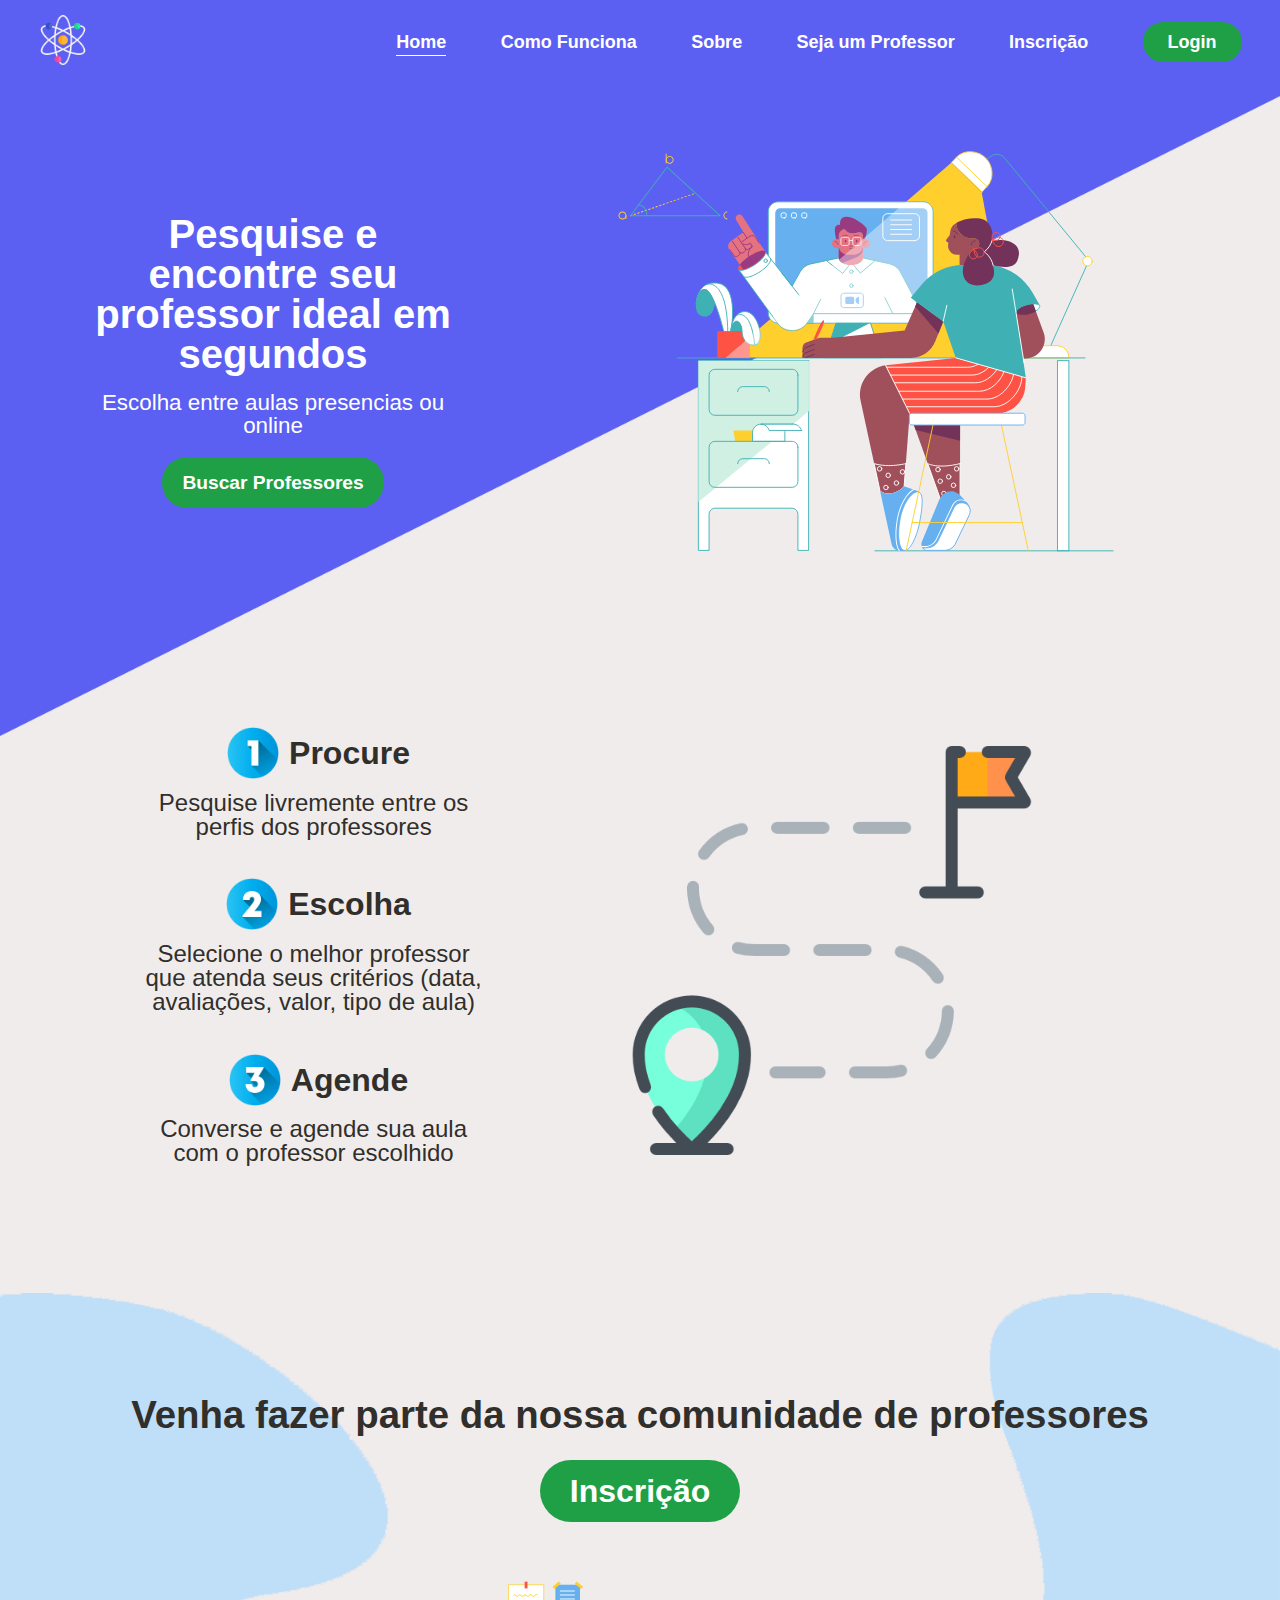
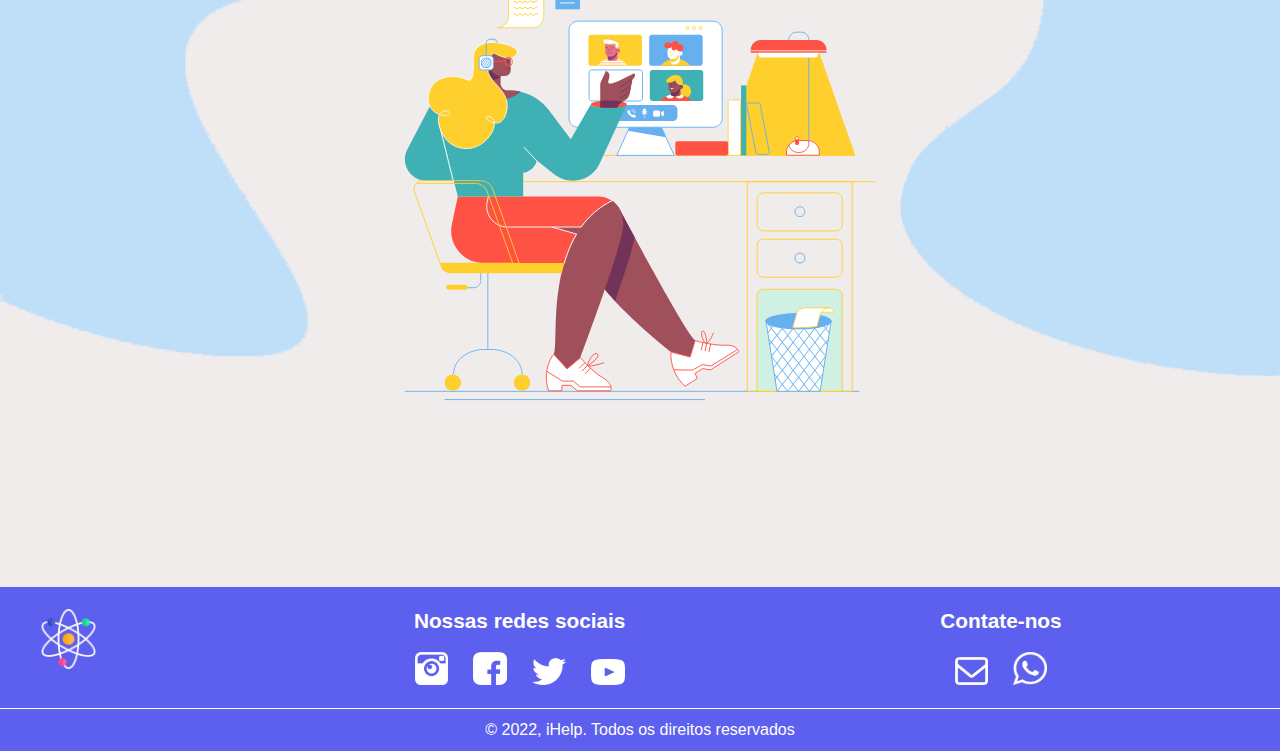
<file: index.html>
<!DOCTYPE html>
<html lang="pt-BR">

<head>
    <meta charset="UTF-8">
    <meta http-equiv="X-UA-Compatible" content="IE=edge">
    <meta name="viewport" content="width=device-width, initial-scale=1.0">
    <title>iHelp</title>
    <link rel="stylesheet" href="reset.css">
    <link rel="stylesheet" href="style.css">
</head>

<body>

    <header class="cabecalhoPrincipal">
        <div class="container">
            <h1 class="cabecalhoPrincipal-logo"><img src="assets/img/logo_iHelp.png"></h1>
            <nav class="cabecalhoPrincipal-nav">
                <ul>
                    <a class="cabecalhoPrincipal-nav-link" href="index.html">Home</a>
                    <a class="cabecalhoPrincipal-nav-link">Como Funciona</a>
                    <a class=" cabecalhoPrincipal-nav-link" href="sobre.html">Sobre</a>
                    <a class="cabecalhoPrincipal-nav-link">Seja um Professor</a>
                    <a class=" cabecalhoPrincipal-nav-link">Inscrição</a>
                    <a class="cabecalhoPrincipal-nav-link" href="inicial.html">Login</a>
                </ul>
            </nav>
        </div>
    </header>

    <main class="conteudo">
        <section class="home">

            <div class="secao1">
                <div class="home-inicial">
                    <h1 class="inicio-titulo">Pesquise e encontre seu professor ideal em segundos</h1>
                    <p class="inicio-explicacao">Escolha entre aulas presencias ou online</p>
                    <a class="button-prof" href="login.html">Buscar Professores</a>
                </div>
                <div class="imagem1">
                    <img src="assets/img/9 SCENE.svg" alt="imagem-menina-aula-online">
                </div>
            </div>

            <div class="secao2">
                <div class="home-passos">
                    <div class="numero-titulo">
                        <img class="imagem-numero" src="assets/img/number-1.png">
                        <h2 class="home-passo">Procure</h2>
                    </div>
                    <p class="home-explicacao">Pesquise livremente entre os perfis dos professores</p>

                    <div class="numero-titulo">
                        <img class="imagem-numero" src="assets/img/number-2.png">
                        <h2 class="home-passo">Escolha</h2>
                    </div>
                    <p class="home-explicacao">Selecione o melhor professor que atenda seus critérios (data, avaliações, valor, tipo de aula)</p>

                    <div class="numero-titulo">
                        <img class="imagem-numero" src="assets/img/number-3.png">
                        <h2 class="home-passo">Agende</h2>
                    </div>
                    <p class="home-explicacao">Converse e agende sua aula com o professor escolhido</p>
                </div>

                <div class="imagem2div">
                    <img class="imagem2" src="assets/img/rota.png" alt="imagem-caminho-bandeira">
                </div>
            </div>

            <div class="secao3">
                <h1 class="texto3">Venha fazer parte da nossa comunidade de professores</h1>
                <a class="button-inscricao" href="">Inscrição</a>
                <img class="imagem3" src="assets/img/4 SCENE.svg" alt="">
            </div>
        </section>
    </main>

    <footer>
        <div class="secaofinal">
            <div class="logo-footer">
                <img src="assets/img/logo_iHelp.png" alt="logo-iHelp">
            </div>
            <div class="redes-socais">
                <p>Nossas redes sociais</p>
                <a href="https://www.instagram.com/"><img class="img-redes-sociais" src="assets/img/Instagram.png" alt="instagram"></a>
                <a href="https://www.facebook.com/"><img class="img-redes-sociais" src="assets/img/Facebook.png" alt="facebook"></a>
                <a href="https://www.twitter.com/"><img class="img-redes-sociais" src="assets/img/Twitter.png" alt="twitter"></a>
                <a href="https://www.youtube.com/"><img class="img-redes-sociais" src="assets/img/Youtube.png" alt="youtube"></a>
            </div>
            <div class="redes-socais">
                <p>Contate-nos</p>
                <a href="mailto:barbararocha@alunos.utfpr.edu.br"><img class="img-redes-sociais" src="assets/img/Email.png" alt="email"></a>
                <a href="https://web.whatsapp.com/"><img class="img-redes-sociais" src="assets/img/Whatsapp.png" alt="whatsapp"></a>
            </div>
        </div>

        <div class="copyright">
            <p>&copy; 2022, iHelp. Todos os direitos reservados</p>
        </div>
    </footer>



</body>

</html>
</file>
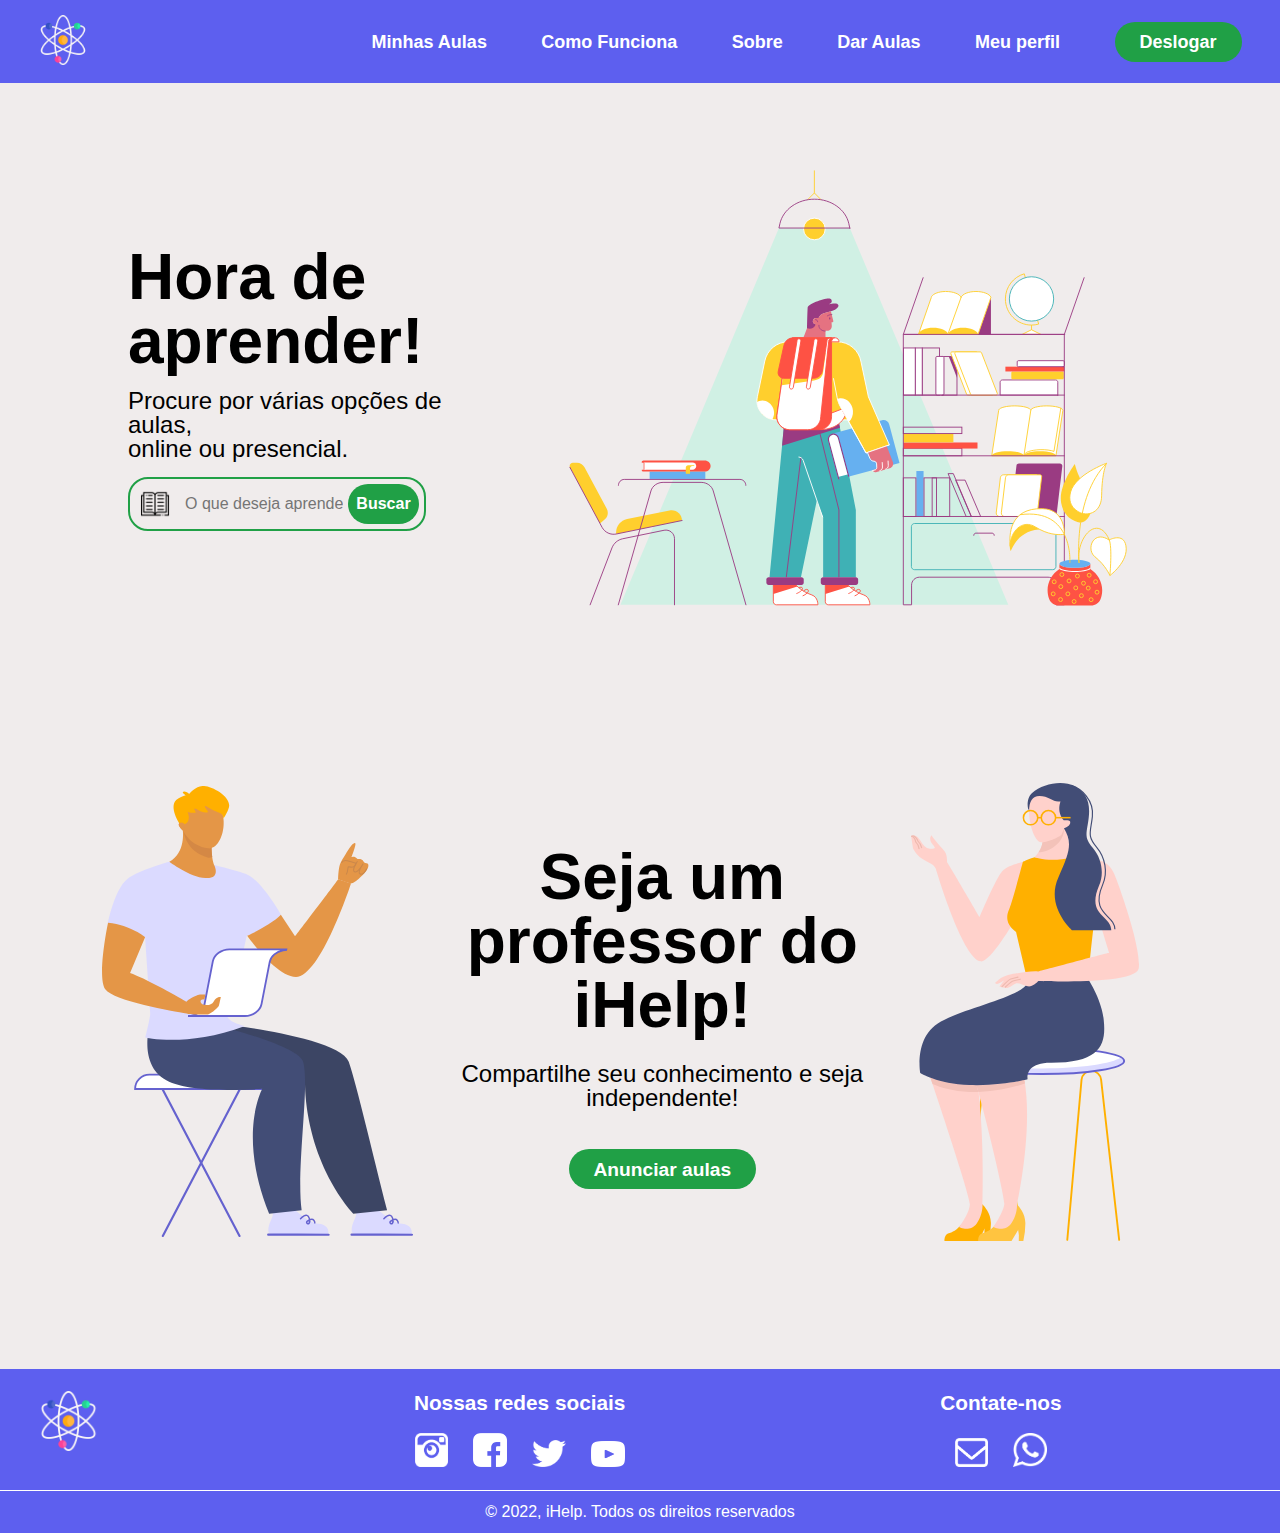
<file: inicial.html>
<!DOCTYPE html>
<html lang="pt-BR">

<head>
    <meta charset="UTF-8">
    <meta http-equiv="X-UA-Compatible" content="IE=edge">
    <meta name="viewport" content="width=device-width, initial-scale=1.0">
    <title>iHelp</title>
    <link rel="stylesheet" href="reset.css">
    <link rel="stylesheet" href="style-inicial.css">
</head>

<body>

    <header class="cabecalhoPrincipal">
        <div class="container">
            <a class="cabecalhoPrincipal-logo" href="inicial.html"><img src="assets/img/logo_iHelp.png"></a>
            <nav class="cabecalhoPrincipal-nav">
                <ul>
                    <a class="cabecalhoPrincipal-nav-link">Minhas Aulas</a>
                    <a class="cabecalhoPrincipal-nav-link">Como Funciona</a>
                    <a class="cabecalhoPrincipal-nav-link" href="sobre.html">Sobre</a>
                    <a class="cabecalhoPrincipal-nav-link">Dar Aulas</a>
                    <a class="cabecalhoPrincipal-nav-link">Meu perfil</a>
                    <a class="cabecalhoPrincipal-nav-link" href="index.html">Deslogar</a>
                </ul>
            </nav>
        </div>
    </header>

    <main class="conteudo">
        <section>
            <div class="busca-aulas">
                <div class="texto-busca">
                    <h1 class="titulo1">Hora de aprender!</h1>
                    <p class="texto1">Procure por várias opções de aulas,<br>online ou presencial.</p>
                    <div class="caixa-pesquisa">
                        <img src="assets/img/livro.png" alt="icone-livro">
                        <input class="txt-busca" type="text" placeholder="O que deseja aprender?">
                        <button class="button-busca">Buscar</button>
                    </div>
                </div>
                <img class="imagem1" src="assets/img/6 SCENE.svg" alt="menino-com-livro">
            </div>

            <div class="seja-prof">
                <img class="imagem2" src="assets/img/ppl-working/character 2.svg" alt="">
                <div>
                    <h1 class="titulo2">Seja um professor do iHelp!</h1>
                    <p class="texto2">Compartilhe seu conhecimento e seja independente!</p>
                    <a class="button-prof" href="sejaprofessor.html">Anunciar aulas</a>
                </div>
                <img class="imagem3" src="assets/img/ppl-working/character 4.svg" alt="">
            </div>
        </section>
    </main>

    <footer>
        <div class="secaofinal">
            <div class="logo-footer">
                <img src="assets/img/logo_iHelp.png" alt="logo-iHelp">
            </div>
            <div class="redes-socais">
                <p>Nossas redes sociais</p>
                <a href="https://www.instagram.com/"><img class="img-redes-sociais" src="assets/img/Instagram.png" alt="instagram"></a>
                <a href="https://www.facebook.com/"><img class="img-redes-sociais" src="assets/img/Facebook.png" alt="facebook"></a>
                <a href="https://www.twitter.com/"><img class="img-redes-sociais" src="assets/img/Twitter.png" alt="twitter"></a>
                <a href="https://www.youtube.com/"><img class="img-redes-sociais" src="assets/img/Youtube.png" alt="youtube"></a>
            </div>
            <div class="redes-socais">
                <p>Contate-nos</p>
                <a href="mailto:barbararocha@alunos.utfpr.edu.br"><img class="img-redes-sociais" src="assets/img/Email.png" alt="email"></a>
                <a href="https://web.whatsapp.com/"><img class="img-redes-sociais" src="assets/img/Whatsapp.png" alt="whatsapp"></a>
            </div>
        </div>

        <div class="copyright">
            <p>&copy; 2022, iHelp. Todos os direitos reservados</p>
        </div>
    </footer>



</body>

</html>
</file>
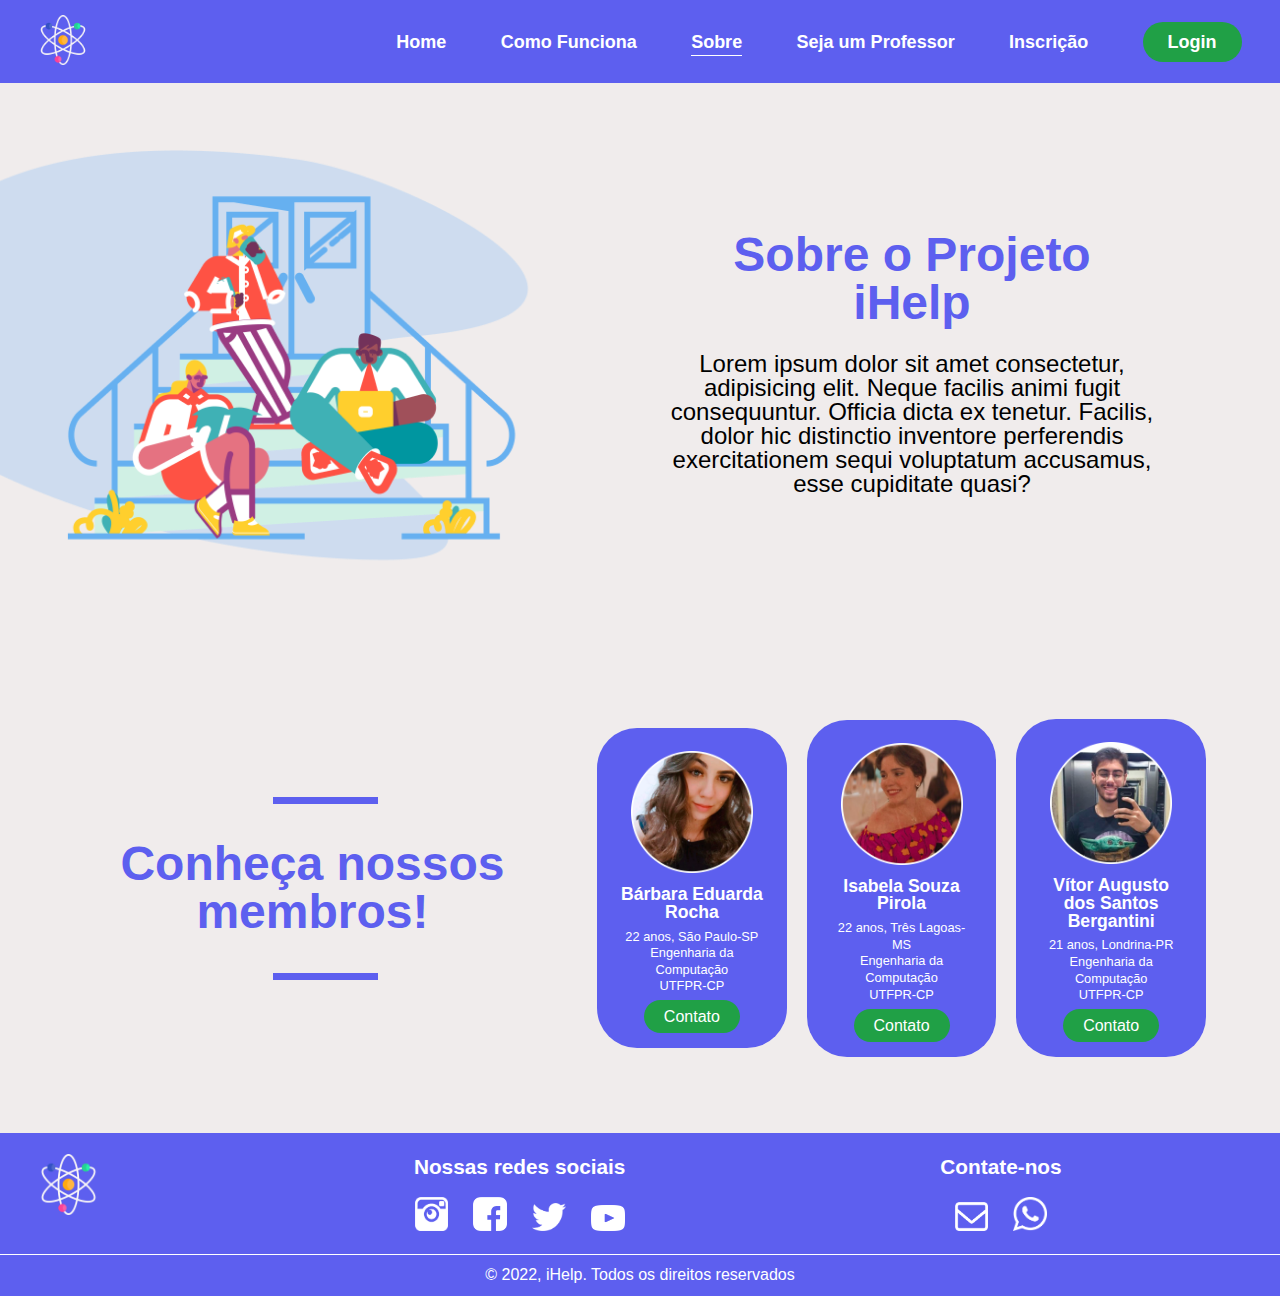
<file: sobre.html>
<!DOCTYPE html>
<html lang="pt-BR">

<head>
    <meta charset="UTF-8">
    <meta http-equiv="X-UA-Compatible" content="IE=edge">
    <meta name="viewport" content="width=device-width, initial-scale=1.0">
    <title>iHelp</title>
    <link rel="stylesheet" href="reset.css">
    <link rel="stylesheet" href="style-sobre.css">
</head>

<body>

    <header class="cabecalhoPrincipal">
        <div class="container">
            <h1 class="cabecalhoPrincipal-logo"><img src="assets/img/logo_iHelp.png"></h1>
            <nav class="cabecalhoPrincipal-nav">
                <ul>
                    <a class="cabecalhoPrincipal-nav-link" href="index.html">Home</a>
                    <a class="cabecalhoPrincipal-nav-link">Como Funciona</a>
                    <a class="cabecalhoPrincipal-nav-link" href="sobre.html">Sobre</a>
                    <a class="cabecalhoPrincipal-nav-link">Seja um Professor</a>
                    <a class="cabecalhoPrincipal-nav-link">Inscrição</a>
                    <a class="cabecalhoPrincipal-nav-link" href="inicial.html">Login</a>
                </ul>
            </nav>
        </div>
    </header>


    <main class="conteudo">
        <section class="sobre">

            <div class="secao1">
                <img class="imagem1" src="assets/img/imagem3.png" alt="imagem-amigos-estudando">
                <div class="containerTextoSobre">
                    <h1 class="sobre-titulo">Sobre o Projeto iHelp</h1>
                    <p class="sobre-texto">Lorem ipsum dolor sit amet consectetur, adipisicing elit. Neque facilis animi fugit consequuntur. Officia dicta ex tenetur. Facilis, dolor hic distinctio inventore perferendis exercitationem sequi voluptatum accusamus, esse cupiditate quasi?</p>
                </div>
            </div>


            <div class="secao2">
                <div class="containerTituloMembro">
                    <div class="linha"></div>
                    <h1 class="membros-titulo">Conheça nossos membros!</h1>
                    <div class="linha"></div>
                </div>
                <div class="membro">
                    <img class="foto-membro" src="assets/img/barbara.png" alt="imagem-vitor">
                    <p class="nome-membro">Bárbara Eduarda Rocha</p>
                    <p class="texto-membro">22 anos, São Paulo-SP<br>Engenharia da Computação<br>UTFPR-CP</p>
                    <a class="button-membro" href="mailto:barbararocha@alunos.utfpr.edu.br">Contato</a>
                </div>
                <div class="membro">
                    <img class="foto-membro" src="assets/img/isabela.png" alt="imagem-vitor">
                    <p class="nome-membro">Isabela Souza Pirola</p>
                    <p class="texto-membro">22 anos, Três Lagoas-MS<br>Engenharia da Computação<br>UTFPR-CP</p>
                    <a class="button-membro" href="mailto:isabelapirola@alunos.utfpr.edu.br">Contato</a>
                </div>
                <div class="membro">
                    <img class="foto-membro" src="assets/img/vitor.png" alt="imagem-vitor">
                    <p class="nome-membro">Vítor Augusto dos Santos Bergantini</p>
                    <p class="texto-membro">21 anos, Londrina-PR<br>Engenharia da Computação<br>UTFPR-CP</p>
                    <a class="button-membro" href="mailto:vitorbergantini@alunos.utfpr.edu.br">Contato</a>
                </div>
            </div>
        </section>
    </main>

    <footer>
        <div class="secaofinal">
            <div class="logo-footer">
                <img src="assets/img/logo_iHelp.png" alt="logo-iHelp">
            </div>
            <div class="redes-socais">
                <p>Nossas redes sociais</p>
                <a href="https://www.instagram.com/"><img class="img-redes-sociais" src="assets/img/Instagram.png" alt="instagram"></a>
                <a href="https://www.facebook.com/"><img class="img-redes-sociais" src="assets/img/Facebook.png" alt="facebook"></a>
                <a href="https://www.twitter.com/"><img class="img-redes-sociais" src="assets/img/Twitter.png" alt="twitter"></a>
                <a href="https://www.youtube.com/"><img class="img-redes-sociais" src="assets/img/Youtube.png" alt="youtube"></a>
            </div>
            <div class="redes-socais">
                <p>Contate-nos</p>
                <a href="mailto:barbararocha@alunos.utfpr.edu.br"><img class="img-redes-sociais" src="assets/img/Email.png" alt="email"></a>
                <a href="https://web.whatsapp.com/"><img class="img-redes-sociais" src="assets/img/Whatsapp.png" alt="whatsapp"></a>
            </div>
        </div>

        <div class="copyright">
            <p>&copy; 2022, iHelp. Todos os direitos reservados</p>
        </div>
    </footer>

</body>

</html>
</file>
<file: style.css>
body {
    background-image: url(assets/img/triangulo-fundo.png);
    background-size: 115%;
    background-repeat: no-repeat;
    background-color: #F0ECEC;
    font-family: 'Open Sans',Arial,sans-serif;
}

.container {
	width: 94%;
	margin: 0 auto;
}

.cabecalhoPrincipal{
    padding: 15px 0;
}

.cabecalhoPrincipal-logo{
    max-height:100px;
}

.cabecalhoPrincipal-logo img{
    width:50px;
}

.cabecalhoPrincipal .container {
    display: flex;
    align-items: center;
    justify-content: space-between;
}

.cabecalhoPrincipal-nav{
    display: flex;
}

.cabecalhoPrincipal-nav-link {
    margin:25px;
	color: #FFFF;
	text-decoration: none;
    font-size: 18px;
    font-weight: 700;
}

.cabecalhoPrincipal-nav-link:nth-child(1){
    padding: 3px 0;
    border-bottom: 1px solid #FFF;  
}

.cabecalhoPrincipal-nav-link:last-child{
    padding: 10px 25px;
    background-color: #20A046;
    border-radius: 25px;
    margin-right: 0;
}

.secao1{
    display: flex;
    margin-bottom: 5%;
    align-items: center;
    justify-content: space-evenly;
}

.home-inicial{
    padding-left: 5%;
    width: 28%;
    color: #FFF;
    text-align: center;
}

.inicio-titulo{
    word-wrap: break-word;
    font-size: 250%;
}

.inicio-explicacao{
    padding-top: 5%;
    font-size: 140%;
    padding-bottom: 10%;
}

.button-prof{
    padding: 15px 20px;
    font-size: 120%;
    text-decoration: none;
    background-color: #20A046;
    font-weight: 700;
    border-radius: 25px;
    color: #FFF;
}

.imagem1{
    width: 60%;
}

.secao2{
    display: flex;
    justify-content: space-evenly;
    align-items: center;
}

.home-passos {
    width: 27%;
    text-align: center;
    vertical-align: middle;
}

.numero-titulo{
    display: flex;
    flex-direction: row;
    align-items: center;
    justify-content: center;
    padding-top: 10%;
    padding-bottom: 2%;
}

.imagem-numero{
    width: 15%;
    padding: 5px 10px;
}

.home-passo{
    color: #302F2B;
    font-size: 200%;
}

.home-explicacao{
    color: #302F2B;
    font-size: 150%;    
}

.imagem2 {
    padding-top: 10%;
    width: 80%;
}

.secao3{
    display: flex;
    flex-direction: column;
    align-items: center;
    margin-top: 10%;
    margin-bottom: 10%;
    background-image: url(assets/img/FORMA\ 1\ e\ 2.png);
    background-size: 100%;
    background-repeat: no-repeat;
}

.texto3{
    padding-top: 8%;
    padding-bottom: 2%;
    color: #302F2B;
    font-size: 240%;
    font-weight: 750;
}

.button-inscricao{
    padding: 15px 30px;
    background-color: #20A046;
    border-radius: 40px;
    text-decoration: none;
    color: #FFF;
    font-size: 200%;
    font-weight: 700;
}

.imagem3{
    width: 60%;
}

.secaofinal{
    display: flex;
    padding: 0 3%;
    
}

footer{
    background-color: #5D5FEF;
}

.logo-footer{
    width: 20%
}

.logo-footer img {
    padding-top: 9%;
    width: 25%;
}

.redes-socais{
    width: 40%;
    padding-top: 2%;
    color:#FFF;
    font-size: 130%;
    font-weight: 700;
    text-align: center;
    vertical-align: middle;
}

.img-redes-sociais{
    padding: 4% 2%;
    width: 7%;
}

.copyright{
    text-align: center;
    color: #FFF;
    border-top: 1px solid #FFF;
    padding: 1% 1%;
}
</file>
<file: style-inicial.css>
body {
    background-color: #F0ECEC;
    font-family: 'Open Sans',Arial,sans-serif;
}

.container {
	width: 94%;
	margin: 0 auto;
}

.cabecalhoPrincipal{
    background-color: #5D5FEF;
    padding: 15px 0;
}

.cabecalhoPrincipal-logo{
    max-height:100px;
}

.cabecalhoPrincipal-logo img{
    width:50px;
}

.cabecalhoPrincipal .container {
    display: flex;
    align-items: center;
    justify-content: space-between;
}

.cabecalhoPrincipal-nav{
    display: flex;
}

.cabecalhoPrincipal-nav-link {
    margin:25px;
	color: #FFFF;
	text-decoration: none;
    font-size: 18px;
    font-weight: 700;
}

.cabecalhoPrincipal-nav-link:last-child{
    padding: 10px 25px;
    background-color: #20A046;
    border-radius: 25px;
    margin-right: 0;
}

.busca-aulas{
    padding-left: 5%;
    margin: 3% 5%;
    display: flex;
    align-items: center;
}

.titulo1{
    font-size: 400%;
    margin: 5% 0;
}

.texto1{
    font-size: 150%;
    margin: 5% 0;
}

.caixa-pesquisa{
    display: flex;
    align-items: center;
    border:solid 2px #20A046;
    border-radius:20px;
    width:90%;
    height:50px;
    margin: 5% 0;
}

.txt-busca{
    float:left;
    background-color:transparent;
    padding-left:15px;
    font-size:16px;
    border:none;
    width: 70%;
    height:50px;
}

.button-busca{
    border:none;
    float:right;
    height:40px;
    margin-left: 5px;
    margin-right: 5px;
    border-radius: 20px;
    width:30%;
    font-size: 100%;
    font-weight:bold;
    color: #FFF;
    background:#20A046;
}

.caixa-pesquisa img{
    height: 60%;
    padding-left: 10px;
}

.imagem1{
    width: 70%;
}

.seja-prof{
    padding-right: 3%;
    margin: 10% 8%;
    display: flex;
    justify-content: space-between;
    align-items: center;
    text-align: center;
}

.imagem2{
    -moz-transform: scaleX(-1);
    -o-transform: scaleX(-1);
    -webkit-transform: scaleX(-1);
    transform: scaleX(-1);
    width: 30%;
}

.titulo2{
    font-size: 400%;
    margin-bottom: 5%;
}

.texto2{
    font-size: 150%;
    margin-bottom: 10%;
}


.button-prof{
    text-decoration: none;
    font-weight: bold;
    font-size: 120%;
    color: #FFF;
    padding: 2% 5%;
    background-color: #20A046;
    border-radius: 40px;
    margin-bottom: 5%;
}

.imagem3{
    width: 22%;
}

.secaofinal{
    display: flex;
    padding: 0 3%;
}

footer{
    background-color: #5D5FEF;
}

.logo-footer{
    width: 20%
}

.logo-footer img {
    padding-top: 9%;
    width: 25%;
}

.redes-socais{
    width: 40%;
    padding-top: 2%;
    color:#FFF;
    font-size: 130%;
    font-weight: 700;
    text-align: center;
    vertical-align: middle;
}

.img-redes-sociais{
    padding: 4% 2%;
    width: 7%;
}

.copyright{
    text-align: center;
    color: #FFF;
    border-top: 1px solid #FFF;
    padding: 1% 1%;
}
</file>
<file: style-sobre.css>
body {
    background-color: #F0ECEC;
    font-family: 'Open Sans',Arial,sans-serif;
}

.container {
	width: 94%;
	margin: 0 auto;
}

.cabecalhoPrincipal{
    background-color: #5D5FEF;
    padding: 15px 0;
}

.cabecalhoPrincipal-logo{
    max-height:100px;
}

.cabecalhoPrincipal-logo img{
    width:50px;
}

.cabecalhoPrincipal .container {
    display: flex;
    align-items: center;
    justify-content: space-between;
}

.cabecalhoPrincipal-nav{
    display: flex;
}

.cabecalhoPrincipal-nav-link {
    margin:25px;
	color: #FFFF;
	text-decoration: none;
    font-size: 18px;
    font-weight: 700;
}

.cabecalhoPrincipal-nav-link:nth-child(3){
    padding: 3px 0;
    border-bottom: 1px solid #FFF;  
}

.cabecalhoPrincipal-nav-link:last-child{
    padding: 10px 25px;
    background-color: #20A046;
    border-radius: 25px;
    margin-right: 0;
}

.secao1{
    margin-top: 5%;
    margin-bottom: 10%;
    margin-right: 5%;
    display: flex;
    align-items: center;

}

.containerTextoSobre{
    display: flex;
    flex-direction: column;
    margin-right: 5%;
    text-align: center;
}

.sobre-titulo{
    color: #5D5FEF;
    font-size: 300%;
    padding-bottom: 5%;
}

.sobre-texto{
    color: 302F2B;
    font-size: 150%;
}

.imagem1{
    width: 55%;
}

.secao2{
    margin: 5% 5%;
    display: flex;
    align-items: center;
}

.containerTituloMembro{
    display: flex;
    flex-direction: column;
    align-items: center;
}

.linha{
    height: 7px;
    width: 20%;
    background-color:#5D5FEF;
}

.membros-titulo{
    margin-right: 5%;
    text-align: center;
    color: #5D5FEF;
    font-size: 300%;
    padding: 7% 0%;
    /* border-top: 5px solid #5D5FEF;
    border-bottom: 5px solid #5D5FEF; */
}

.membro{
    color: #FFF;  
    padding: 2% 2%;
    margin: 1% 10px;
    width: 15%;
    background-color: #5D5FEF;
    text-align: center; 
    border-radius: 40px;
    display: inline;
}

.nome-membro{
    height: 11%;
    margin-top: 7%;
    font-size: 110%;
    font-weight: 600;
}

.texto-membro{
    margin-top: 5%;
    margin-bottom: 10%;
    font-size: 80%;
    line-height: 1.3;
}

.button-membro{    
    margin-top: 15%;
    color: #FFF;
    text-decoration: none;
    padding: 8px 20px;
    background-color: #20A046;
    border-radius: 25px;
    font-size: 100%;
    font-weight: 500;
}

.foto-membro{
    width: 85%;
}

.secaofinal{
    display: flex;
    padding: 0 3%;
}

footer{
    background-color: #5D5FEF;
}

.logo-footer{
    width: 20%
}

.logo-footer img {
    padding-top: 9%;
    width: 25%;
}

.redes-socais{
    width: 40%;
    padding-top: 2%;
    color:#FFF;
    font-size: 130%;
    font-weight: 700;
    text-align: center;
    vertical-align: middle;
}

.img-redes-sociais{
    padding: 4% 2%;
    width: 7%;
}

.copyright{
    text-align: center;
    color: #FFF;
    border-top: 1px solid #FFF;
    padding: 1% 1%;
}
</file>
